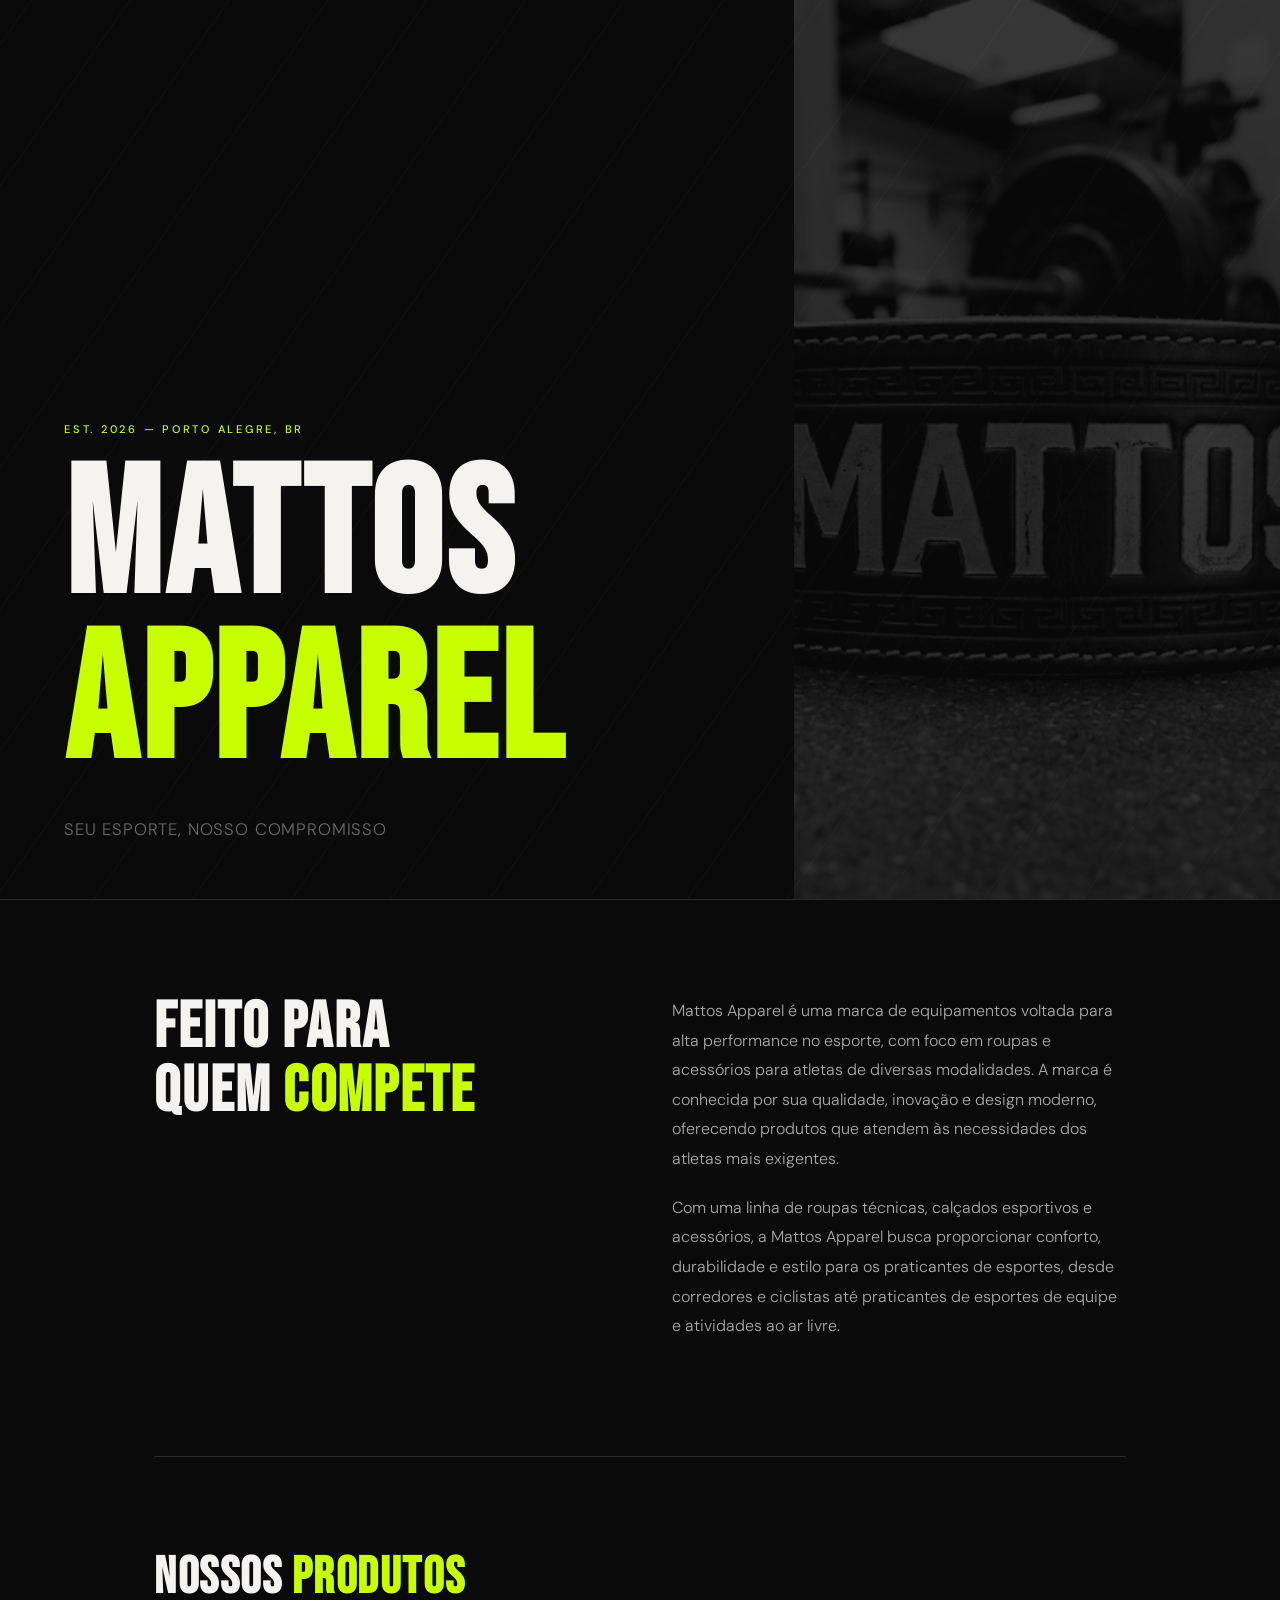
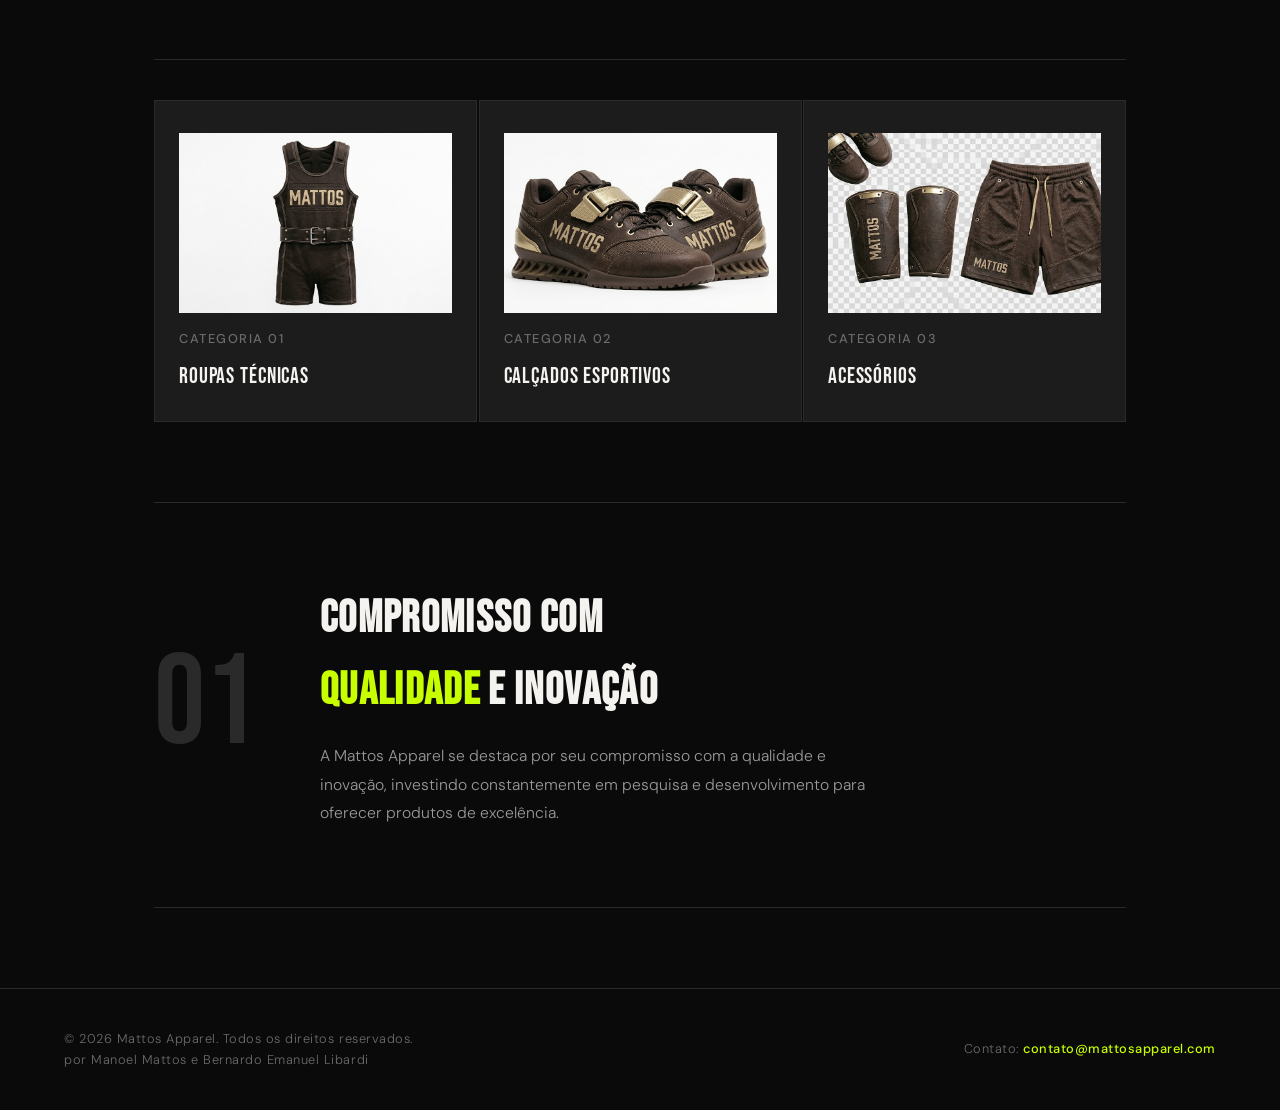
<file: index.html>
<!DOCTYPE html>
<html lang="pt-br">
<head>
  <meta charset="UTF-8">
  <meta name="viewport" content="width=device-width, initial-scale=1.0">
  <title>Mattos Apparel</title>
  <link rel="preconnect" href="https://fonts.googleapis.com">
  <link rel="preconnect" href="https://fonts.gstatic.com" crossorigin>
  <link href="https://fonts.googleapis.com/css2?family=Bebas+Neue&family=DM+Sans:ital,wght@0,300;0,400;0,500;1,300&display=swap" rel="stylesheet">
  <style>
   
    *, *::before, *::after { box-sizing: border-box; margin: 0; padding: 0; }
 
    :root {
      --black:   #0a0a0a;
      --white:   #f5f3ef;
      --accent:  #c8ff00;
      --mid:     #1c1c1c;
      --muted:   #6b6b6b;
      --border:  #2a2a2a;
      --font-display: 'Bebas Neue', sans-serif;
      --font-body:    'DM Sans', sans-serif;
    }
 
   
    html { scroll-behavior: smooth; }
 
    body {
      font-family: var(--font-body);
      background-color: var(--black);
      color: var(--white);
      font-size: 16px;
      line-height: 1.6;
      font-weight: 300;
    }
 
    
    header {
      position: relative;
      min-height: 100vh;
      display: flex;
      flex-direction: column;
      justify-content: flex-end;
      padding: 4rem 5vw 3.5rem;
      overflow: hidden;
      border-bottom: 1px solid var(--border);
    }
 
    
    header::before {
      content: '';
      position: absolute;
      inset: 0;
      background:
        repeating-linear-gradient(
          -55deg,
          transparent,
          transparent 80px,
          rgba(200,255,0,0.03) 80px,
          rgba(200,255,0,0.03) 81px
        );
      animation: drift 18s linear infinite;
    }
 
    @keyframes drift {
      from { background-position: 0 0; }
      to   { background-position: 200px 200px; }
    }
 
    .hero-eyebrow {
      font-family: var(--font-body);
      font-size: 11px;
      font-weight: 500;
      letter-spacing: .25em;
      text-transform: uppercase;
      color: var(--accent);
      margin-bottom: 1.2rem;
      opacity: 0;
      animation: fadeUp .6s .1s forwards;
    }
 
    h1 {
      font-family: var(--font-display);
      font-size: clamp(5rem, 14vw, 13rem);
      line-height: .92;
      letter-spacing: .02em;
      color: var(--white);
      opacity: 0;
      animation: fadeUp .7s .25s forwards;
    }
 
    h1 span {
      color: var(--accent);
      display: block;
    }
 
    .hero-tagline {
      font-size: clamp(.85rem, 1.3vw, 1.05rem);
      color: var(--muted);
      margin-top: 1.8rem;
      letter-spacing: .05em;
      text-transform: uppercase;
      opacity: 0;
      animation: fadeUp .7s .45s forwards;
    }
 
  
    .hero-strip {
      position: absolute;
      top: 0; right: 0;
      width: clamp(220px, 38%, 520px);
      height: 100%;
      object-fit: cover;
      object-position: center;
      opacity: .18;
      filter: grayscale(1) contrast(1.2);
    }
 
    
    main {
      max-width: 1100px;
      margin: 0 auto;
      padding: 0 5vw;
    }
 
    
    .about {
      display: grid;
      grid-template-columns: 1fr 1fr;
      gap: 4rem;
      padding: 6rem 0;
      border-bottom: 1px solid var(--border);
    }
 
    .about-left h2 {
      font-family: var(--font-display);
      font-size: clamp(2.5rem, 5vw, 4.5rem);
      line-height: 1;
      letter-spacing: .03em;
      margin-bottom: 1.5rem;
    }
 
    .about-left h2 em {
      font-style: normal;
      color: var(--accent);
    }
 
    .about-right p {
      color: #aaa;
      font-size: 1rem;
      line-height: 1.85;
      margin-bottom: 1.2rem;
    }
 
   
    .products-title {
      font-family: var(--font-display);
      font-size: clamp(2rem, 4vw, 3.5rem);
      letter-spacing: .03em;
      padding: 5rem 0 2.5rem;
      border-bottom: 1px solid var(--border);
      margin-bottom: 2.5rem;
    }
 
    .products-title span { color: var(--accent); }
 
    ul {
      list-style: none;
      display: grid;
      grid-template-columns: repeat(3, 1fr);
      gap: 1.5px;
      margin-bottom: 5rem;
    }
 
    li a {
      display: flex;
      flex-direction: column;
      gap: 1rem;
      padding: 2rem 1.5rem;
      background: var(--mid);
      text-decoration: none;
      color: var(--white);
      border: 1px solid var(--border);
      transition: background .25s, border-color .25s, transform .25s;
      position: relative;
      overflow: hidden;
    }
 
    li a::after {
      content: '→';
      position: absolute;
      bottom: 1.5rem;
      right: 1.5rem;
      font-size: 1.2rem;
      color: var(--accent);
      opacity: 0;
      transform: translateX(-6px);
      transition: opacity .25s, transform .25s;
    }
 
    li a:hover {
      background: #1f1f1f;
      border-color: var(--accent);
      transform: translateY(-3px);
    }
 
    li a:hover::after {
      opacity: 1;
      transform: translateX(0);
    }
 
    li img {
      width: 100%;
      height: 180px;
      object-fit: cover;
      display: block;
      filter: grayscale(.4);
      transition: filter .3s;
    }
 
    li a:hover img { filter: grayscale(0); }
 
    .product-label {
      font-size: .8rem;
      font-weight: 500;
      letter-spacing: .12em;
      text-transform: uppercase;
      color: var(--muted);
    }
 
    .product-name {
      font-family: var(--font-display);
      font-size: 1.35rem;
      letter-spacing: .04em;
      line-height: 1.1;
    }
 
    
    .commitment {
      border-top: 1px solid var(--border);
      border-bottom: 1px solid var(--border);
      padding: 5rem 0;
      display: grid;
      grid-template-columns: auto 1fr;
      gap: 4rem;
      align-items: center;
      margin-bottom: 5rem;
    }
 
    .commitment-number {
      font-family: var(--font-display);
      font-size: clamp(6rem, 10vw, 9rem);
      color: var(--border);
      line-height: 1;
      user-select: none;
    }
 
    .commitment h3 {
      font-family: var(--font-display);
      font-size: clamp(1.8rem, 3.5vw, 3rem);
      letter-spacing: .03em;
      margin-bottom: 1rem;
    }
 
    .commitment h3 em {
      font-style: normal;
      color: var(--accent);
    }
 
    .commitment p {
      color: #999;
      max-width: 52ch;
      font-size: .98rem;
      line-height: 1.8;
    }
 
   
    footer {
      border-top: 1px solid var(--border);
      padding: 2.5rem 5vw;
      display: flex;
      justify-content: space-between;
      align-items: center;
      flex-wrap: wrap;
      gap: 1rem;
    }
 
    footer p {
      font-size: .8rem;
      color: var(--muted);
      letter-spacing: .04em;
    }
 
    footer a {
      color: var(--accent);
      text-decoration: none;
      font-weight: 500;
      letter-spacing: .04em;
      transition: opacity .2s;
    }
 
    footer a:hover { opacity: .7; }
 
  
    @keyframes fadeUp {
      from { opacity: 0; transform: translateY(24px); }
      to   { opacity: 1; transform: translateY(0); }
    }
 
    /* ── responsive ── */
    @media (max-width: 720px) {
      .about { grid-template-columns: 1fr; gap: 2rem; }
      ul { grid-template-columns: 1fr; }
      .commitment { grid-template-columns: 1fr; gap: 1rem; }
      .commitment-number { font-size: 5rem; }
      footer { flex-direction: column; text-align: center; }
    }
  </style>
</head>
<body>
 
  
  <header>
    <img class="hero-strip" src="cinturão.jpg" alt="">
    <p class="hero-eyebrow">Est. 2026 — Porto Alegre, BR</p>
    <h1>MATTOS<span>APPAREL</span></h1>
    <p class="hero-tagline">Seu esporte, nosso compromisso</p>
  </header>
 
  <main>
 
   
    <section class="about">
      <div class="about-left">
        <h2>FEITO PARA<br>QUEM <em>COMPETE</em></h2>
      </div>
      <div class="about-right">
        <p>Mattos Apparel é uma marca de equipamentos voltada para alta performance no esporte, com foco em roupas e acessórios para atletas de diversas modalidades. A marca é conhecida por sua qualidade, inovação e design moderno, oferecendo produtos que atendem às necessidades dos atletas mais exigentes.</p>
        <p>Com uma linha de roupas técnicas, calçados esportivos e acessórios, a Mattos Apparel busca proporcionar conforto, durabilidade e estilo para os praticantes de esportes, desde corredores e ciclistas até praticantes de esportes de equipe e atividades ao ar livre.</p>
      </div>
    </section>
 
    <h2 class="products-title">NOSSOS <span>PRODUTOS</span></h2>
 
    <ul>
      <li>
        <a href="singlet.html">
          <img src="singlet.jpg" alt="Roupas técnicas Mattos Apparel">
          <span class="product-label">Categoria 01</span>
          <span class="product-name">ROUPAS TÉCNICAS</span>
        </a>
      </li>
      <li>
        <a href="calçados.html">
          <img src="sapatilha.jpg" alt="Calçados esportivos Mattos Apparel">
          <span class="product-label">Categoria 02</span>
          <span class="product-name">CALÇADOS ESPORTIVOS</span>
        </a>
      </li>
      <li>
        <a href="products.html">
          <img src="products.jpg" alt="Acessórios Mattos Apparel">
          <span class="product-label">Categoria 03</span>
          <span class="product-name">ACESSÓRIOS</span>
        </a>
      </li>
    </ul>
 
   
    <section class="commitment">
      <div class="commitment-number">01</div>
      <div>
        <h3>COMPROMISSO COM<br><em>QUALIDADE</em> E INOVAÇÃO</h3>
        <p>A Mattos Apparel se destaca por seu compromisso com a qualidade e inovação, investindo constantemente em pesquisa e desenvolvimento para oferecer produtos de excelência.</p>
      </div>
    </section>
 
  </main>
 

  <footer>
    <p>© 2026 Mattos Apparel. Todos os direitos reservados.<br>por Manoel Mattos e Bernardo Emanuel Libardi</p>
    <p>Contato: <a href="mailto:manoel.mattos010@gmail.com">contato@mattosapparel.com</a></p>
  </footer>
 
</body>
</html>
</file>
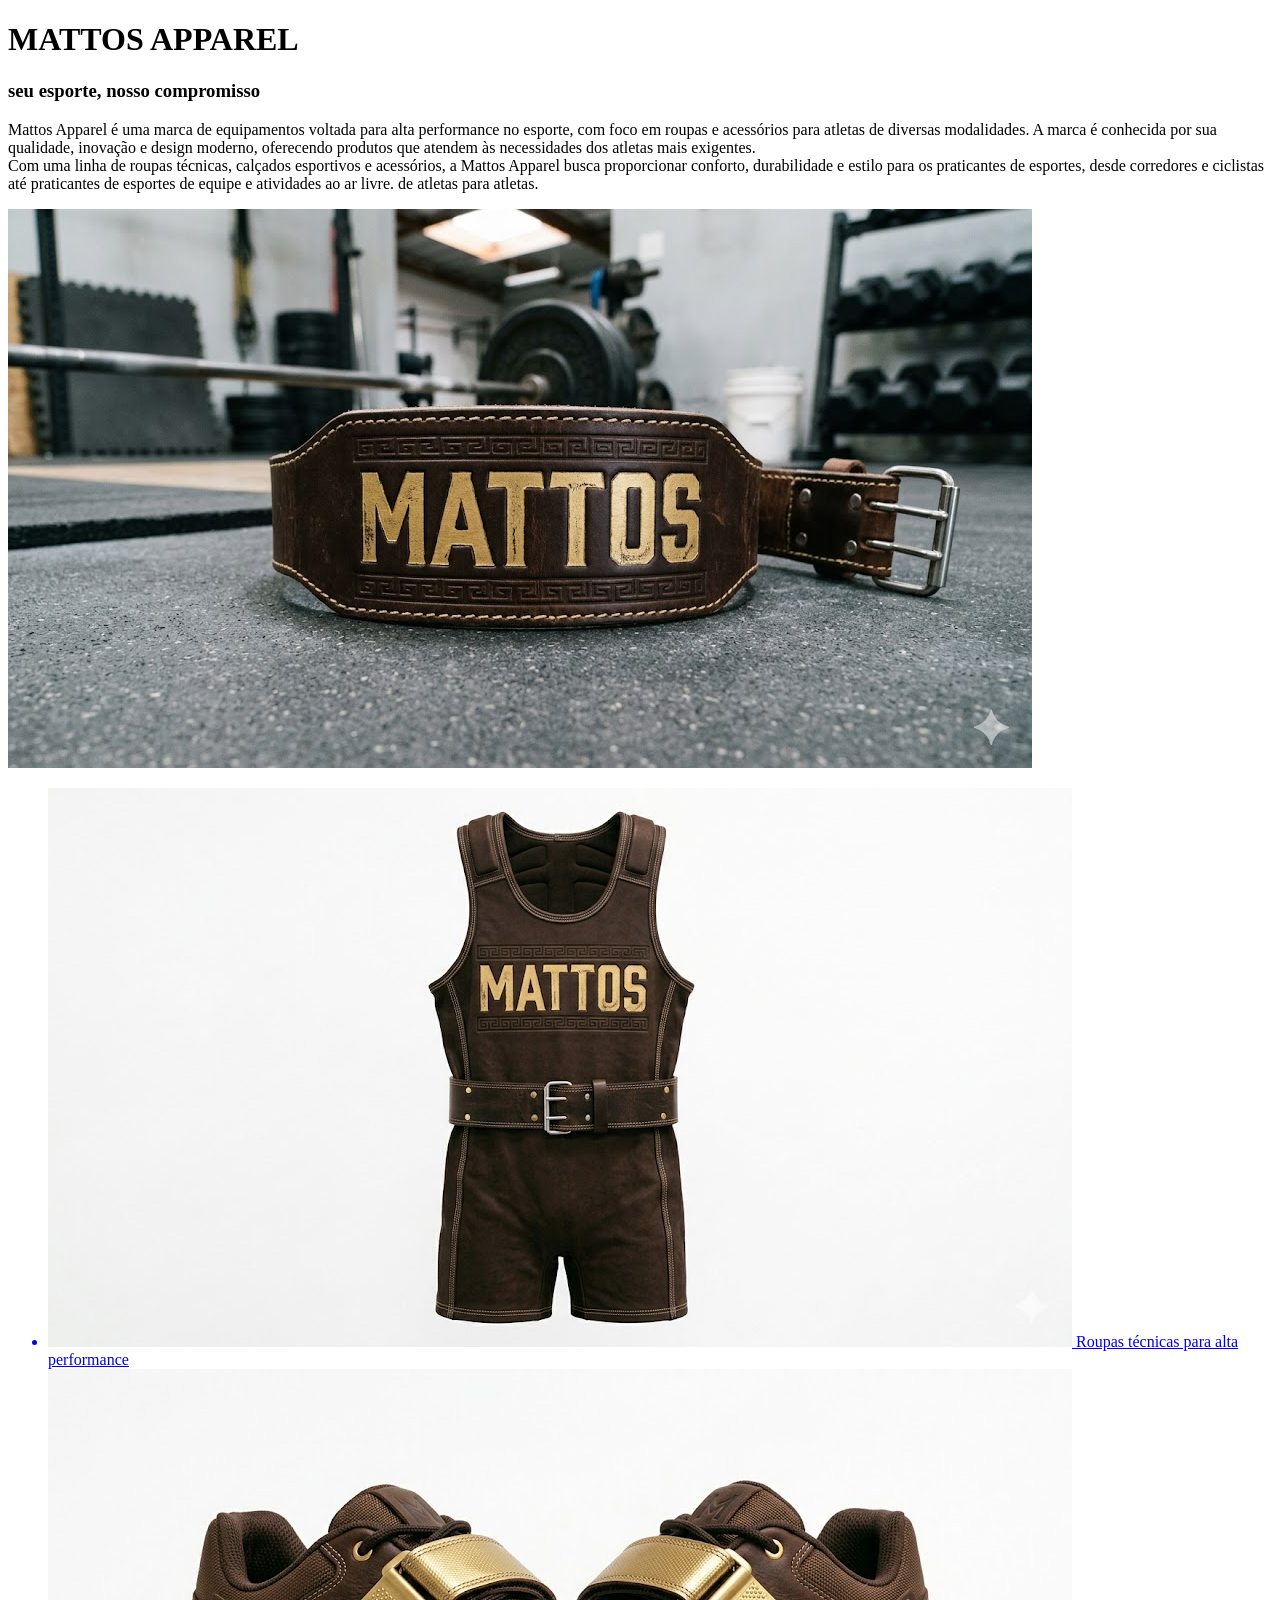
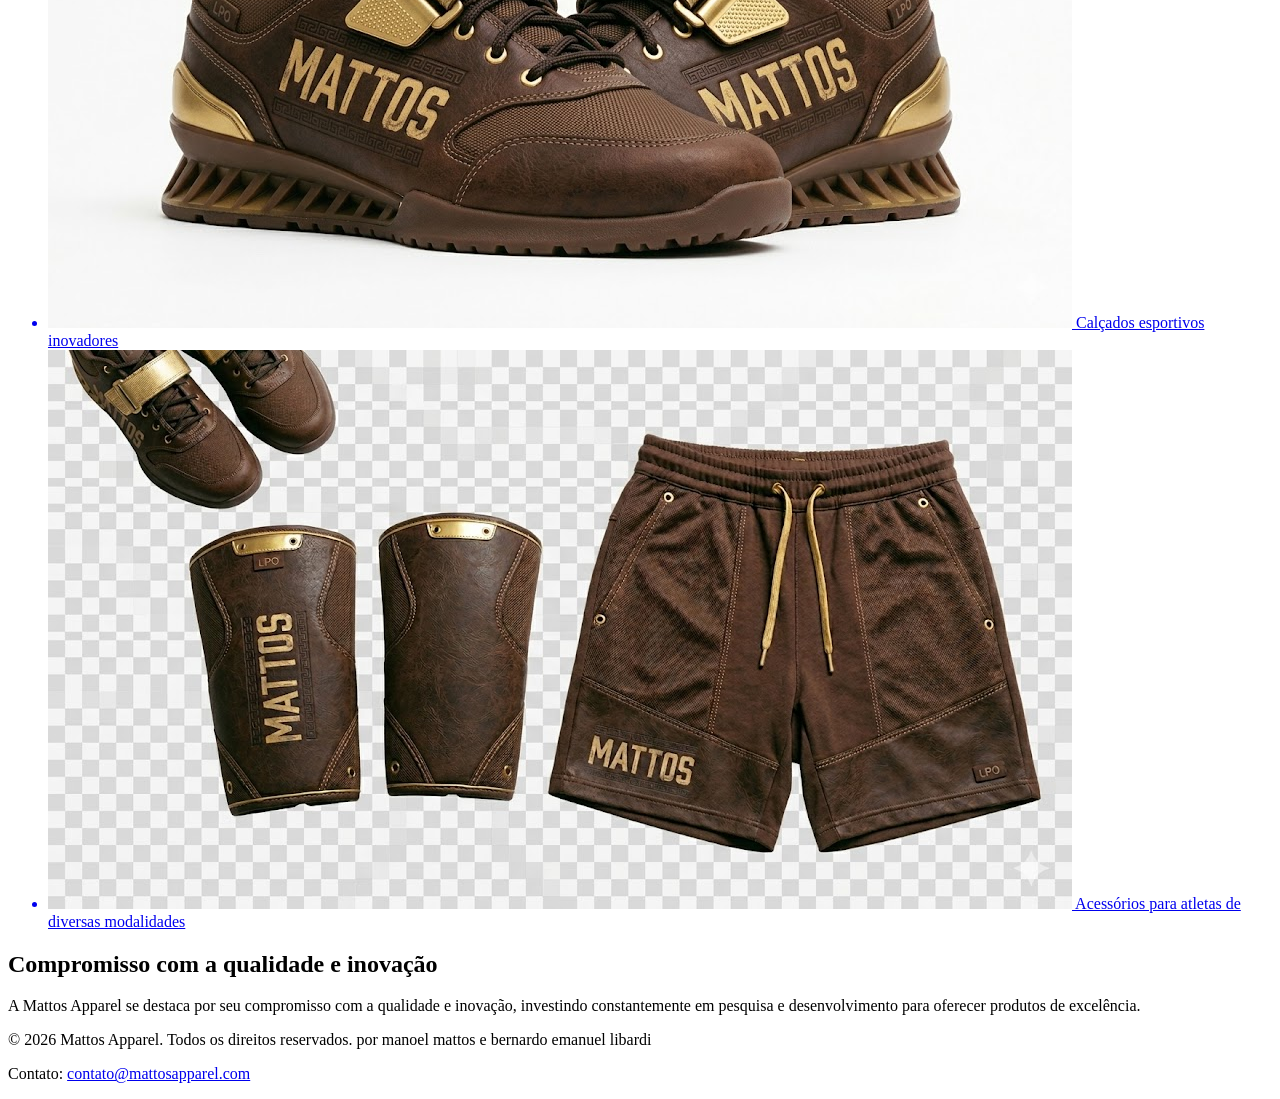
<file: trabalho helder/index.html>
<!DOCTYPE html>
<html lang="en">
<head>
    
    <meta charset="UTF-8">
    <meta name="viewport" content="width=device-width, initial-scale=1.0">
    <title>Document</title>
  <style  <link rel="stylesheet" href="style.css">
   
        
    </style>
    <h1>MATTOS APPAREL</h1>
    <h3>seu esporte, nosso compromisso</h3>
    <p>Mattos Apparel é uma marca de equipamentos voltada para alta performance no esporte, com foco em roupas e acessórios para atletas de diversas modalidades. A marca é conhecida por sua qualidade, inovação e design moderno, oferecendo produtos que atendem às necessidades dos atletas mais exigentes.
        <br> Com uma linha de roupas técnicas, calçados esportivos e acessórios, a Mattos Apparel busca proporcionar conforto, durabilidade e estilo para os praticantes de esportes, desde corredores e ciclistas até praticantes de esportes de equipe e atividades ao ar livre.
    de atletas para atletas.</p>
    

    <img src="cinturão.jpg" alt="Mattos Apparel">
    <ul>
      <a href="singlet.html"><li><img src="singlet.jpg" alt="Mattos Apparel"> Roupas técnicas para alta performance</li></a>
        <a href="calçados.html"><li><img src="sapatilha.jpg" alt="Mattos Apparel"> Calçados esportivos inovadores</li></a>
        <a href="products.jpg"><li><img src="products.jpg" alt="Mattos Apparel"> Acessórios para atletas de diversas modalidades</li></a>
    </ul>
    <h2>Compromisso com a qualidade e inovação</h2>
    <p>A Mattos Apparel se destaca por seu compromisso com a qualidade e inovação, investindo constantemente em pesquisa e desenvolvimento para oferecer produtos de excelência.</p>
<footer>
    <p>© 2026 Mattos Apparel. Todos os direitos reservados. por manoel mattos e bernardo emanuel libardi</p>
<p>Contato: <a href="mailto:manoel.mattos010@gmail.com">contato@mattosapparel.com</a></p>
</footer>
</body>
</html>
</file>
<file: trabalho helder/style.css>
.imagem-link img{width: 300px;
    border-radius: 15px;
transition: 0.4s;}body {
  margin: 0;
  padding: 0;
  box-sizing: border-box;
  font-family: Arial, sans-serif;
  background: #f7f7f7;
  color: #222;
}
.imagem-link {
  text-align: center;
}
.imagem-link img {
  width: 300px;
  border-radius: 15px;
  transition: 0.4s;
}
body {
  line-height: 1.6;
}

a {
  color: #0066cc;
  text-decoration: none;
}

a:hover {
  text-decoration: underline;
}

img, video, iframe {
  max-width: 100%;
  height: auto;
}

.container {
  width: min(1200px, 100%);
  margin: 0 auto;
  padding: 1rem;
}

header, footer {
  padding: 1rem 0;
  background: #fff;
  border-bottom: 1px solid #f1caca;
}
</file>
